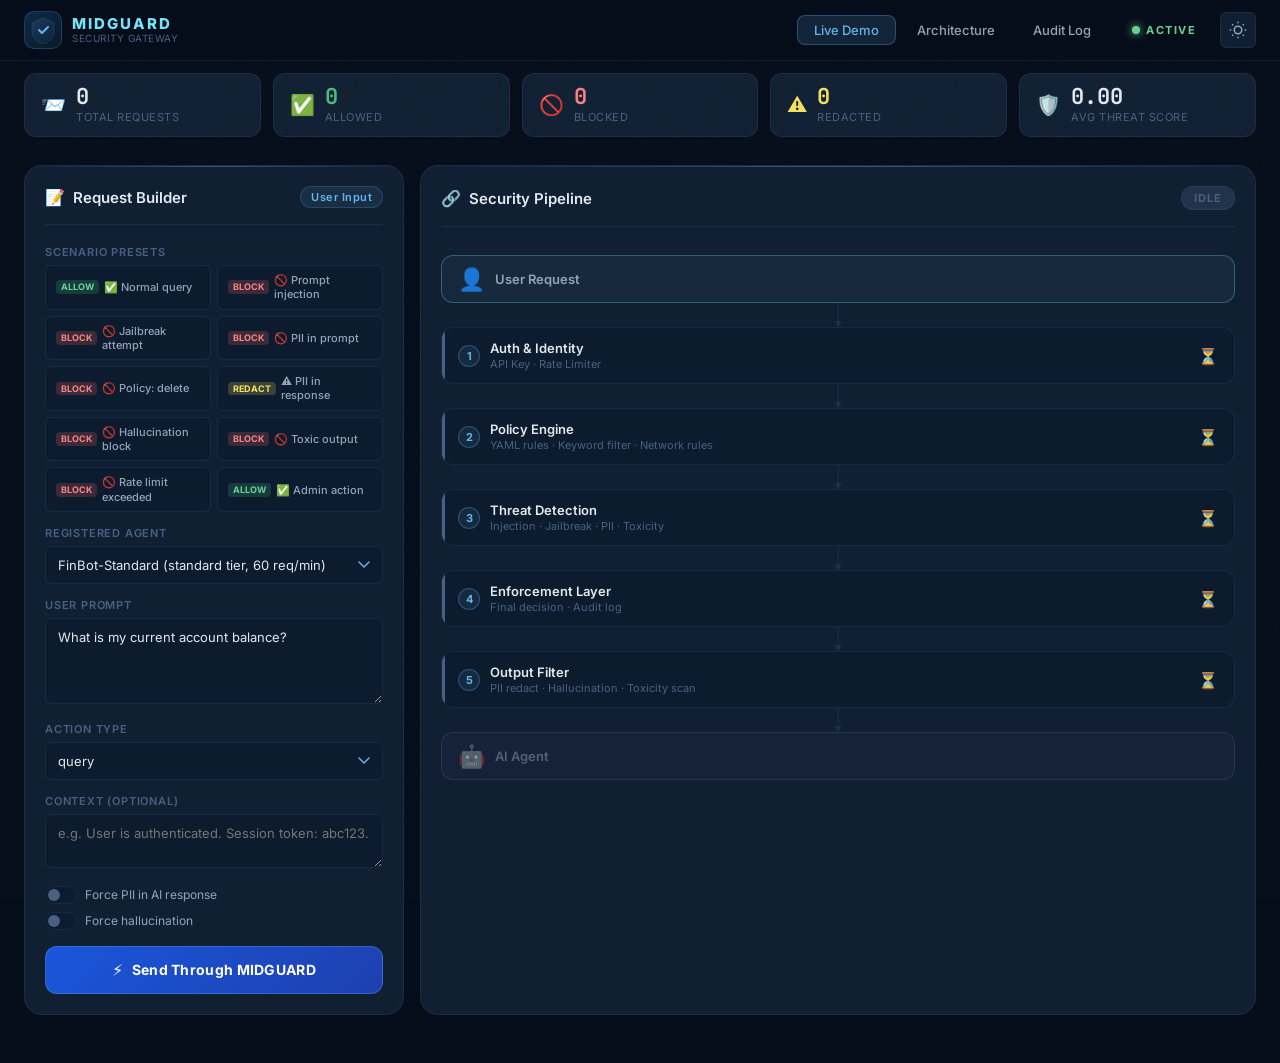
<file: frontend/index.html>
<!DOCTYPE html>
<html lang="en">
<head>
  <meta charset="UTF-8" />
  <meta name="viewport" content="width=device-width, initial-scale=1.0" />
  <title>MIDGUARD — Security Gateway Dashboard</title>
  <meta name="description" content="MIDGUARD: Middleware Intelligent Defense Gateway for User-Agent Request Defense. A 5-phase AI security pipeline visualizer." />
  <link rel="preconnect" href="https://fonts.googleapis.com" />
  <link rel="preconnect" href="https://fonts.gstatic.com" crossorigin />
  <link href="https://fonts.googleapis.com/css2?family=Inter:wght@300;400;500;600;700;800&family=JetBrains+Mono:wght@400;500;600&display=swap" rel="stylesheet" />
  <link rel="stylesheet" href="style.css" />
</head>
<body>

<!-- ═══════════════════════════════════════════════════════════════
     HEADER / NAVBAR
═══════════════════════════════════════════════════════════════ -->
<header class="header">
  <div class="header-inner">
    <div class="brand">
      <div class="brand-icon">
        <svg width="28" height="28" viewBox="0 0 28 28" fill="none">
          <path d="M14 2L3 7v8c0 6.075 4.75 11.75 11 13 6.25-1.25 11-6.925 11-13V7L14 2z" fill="url(#shieldGrad)" stroke="rgba(99,179,237,0.3)" stroke-width="0.5"/>
          <path d="M10 14l3 3 6-6" stroke="#63b3ed" stroke-width="2" stroke-linecap="round" stroke-linejoin="round"/>
          <defs>
            <linearGradient id="shieldGrad" x1="3" y1="2" x2="25" y2="28" gradientUnits="userSpaceOnUse">
              <stop offset="0%" stop-color="#1a3a5c"/>
              <stop offset="100%" stop-color="#0f1f35"/>
            </linearGradient>
          </defs>
        </svg>
      </div>
      <div class="brand-text">
        <span class="brand-name">MIDGUARD</span>
        <span class="brand-sub">Security Gateway</span>
      </div>
    </div>
    <nav class="nav-pills">
      <button class="nav-pill active" onclick="showView('demo')">Live Demo</button>
      <button class="nav-pill" onclick="showView('architecture')">Architecture</button>
      <button class="nav-pill" onclick="showView('audit')">Audit Log</button>
    </nav>
    <div class="header-status">
      <span class="status-dot"></span>
      <span class="status-label">ACTIVE</span>
    </div>
    <!-- Theme Toggle Button -->
    <button class="theme-toggle-btn" id="themeToggle" title="Toggle theme">
      <svg class="theme-icon sun-icon" viewBox="0 0 24 24" fill="none" stroke="currentColor" stroke-width="2" width="18" height="18">
        <circle cx="12" cy="12" r="5"/>
        <line x1="12" y1="1" x2="12" y2="3"/>
        <line x1="12" y1="21" x2="12" y2="23"/>
        <line x1="4.22" y1="4.22" x2="5.64" y2="5.64"/>
        <line x1="18.36" y1="18.36" x2="19.78" y2="19.78"/>
        <line x1="1" y1="12" x2="3" y2="12"/>
        <line x1="21" y1="12" x2="23" y2="12"/>
        <line x1="4.22" y1="19.78" x2="5.64" y2="18.36"/>
        <line x1="18.36" y1="5.64" x2="19.78" y2="4.22"/>
      </svg>
      <svg class="theme-icon moon-icon" viewBox="0 0 24 24" fill="none" stroke="currentColor" stroke-width="2" width="18" height="18" style="display:none;">
        <path d="M21 12.79A9 9 0 1111.21 3 7 7 0 0021 12.79z"/>
      </svg>
    </button>
  </div>
</header>

<!-- ═══════════════════════════════════════════════════════════════
     STATS BAR
═══════════════════════════════════════════════════════════════ -->
<div class="stats-bar" id="statsBar">
  <div class="stat-card">
    <span class="stat-icon">📨</span>
    <div class="stat-info">
      <span class="stat-value" id="statTotal">0</span>
      <span class="stat-label">Total Requests</span>
    </div>
  </div>
  <div class="stat-card">
    <span class="stat-icon" style="color:#48bb78">✅</span>
    <div class="stat-info">
      <span class="stat-value" id="statAllow" style="color:#48bb78">0</span>
      <span class="stat-label">Allowed</span>
    </div>
  </div>
  <div class="stat-card">
    <span class="stat-icon" style="color:#fc8181">🚫</span>
    <div class="stat-info">
      <span class="stat-value" id="statBlock" style="color:#fc8181">0</span>
      <span class="stat-label">Blocked</span>
    </div>
  </div>
  <div class="stat-card">
    <span class="stat-icon" style="color:#f6e05e">⚠️</span>
    <div class="stat-info">
      <span class="stat-value" id="statRedact" style="color:#f6e05e">0</span>
      <span class="stat-label">Redacted</span>
    </div>
  </div>
  <div class="stat-card">
    <span class="stat-icon" style="color:#76e4f7">🛡️</span>
    <div class="stat-info">
      <span class="stat-value" id="statThreat">0.00</span>
      <span class="stat-label">Avg Threat Score</span>
    </div>
  </div>
</div>

<!-- ═══════════════════════════════════════════════════════════════
     VIEW: DEMO
═══════════════════════════════════════════════════════════════ -->
<main class="view active" id="viewDemo">
  <div class="demo-layout">

    <!-- LEFT: Request Builder -->
    <section class="panel request-panel">
      <div class="panel-header">
        <h2 class="panel-title">
          <span class="panel-icon">📝</span>
          Request Builder
        </h2>
        <span class="panel-badge">User Input</span>
      </div>

      <div class="form-group">
        <label class="form-label">Scenario Presets</label>
        <div class="preset-grid" id="presetGrid"></div>
      </div>

      <div class="form-group">
        <label class="form-label" for="agentSelect">Registered Agent</label>
        <select class="form-select" id="agentSelect">
          <option value="standard">FinBot-Standard (standard tier, 60 req/min)</option>
          <option value="elevated">InsureBot-Pro (elevated tier, 120 req/min)</option>
          <option value="admin">AdminAgent (admin tier, 200 req/min)</option>
          <option value="restricted">BasicAssist (restricted tier, 20 req/min)</option>
        </select>
      </div>

      <div class="form-group">
        <label class="form-label" for="promptInput">User Prompt</label>
        <textarea class="form-textarea" id="promptInput" rows="4" placeholder="Type your prompt here…">What is my current account balance?</textarea>
      </div>

      <div class="form-group">
        <label class="form-label" for="actionInput">Action Type</label>
        <select class="form-select" id="actionInput">
          <option value="query">query</option>
          <option value="read">read</option>
          <option value="write">write</option>
          <option value="execute">execute</option>
          <option value="transfer">transfer</option>
          <option value="delete">delete</option>
          <option value="send_email">send_email</option>
          <option value="access_admin">access_admin</option>
        </select>
      </div>

      <div class="form-group">
        <label class="form-label" for="contextInput">Context (optional)</label>
        <textarea class="form-textarea" id="contextInput" rows="2" placeholder="e.g. User is authenticated. Session token: abc123."></textarea>
      </div>

      <div class="form-row">
        <label class="toggle-label">
          <input type="checkbox" id="injectPii" class="toggle-input">
          <span class="toggle-switch"></span>
          <span>Force PII in AI response</span>
        </label>
        <label class="toggle-label">
          <input type="checkbox" id="injectHalluc" class="toggle-input">
          <span class="toggle-switch"></span>
          <span>Force hallucination</span>
        </label>
      </div>

      <button class="submit-btn" id="submitBtn" onclick="runPipeline()">
        <span class="submit-btn-icon">⚡</span>
        Send Through MIDGUARD
      </button>
    </section>

    <!-- RIGHT: Pipeline Visualizer -->
    <section class="panel pipeline-panel">
      <div class="panel-header">
        <h2 class="panel-title">
          <span class="panel-icon">🔗</span>
          Security Pipeline
        </h2>
        <div class="pipeline-status-badge" id="pipelineBadge">IDLE</div>
      </div>

      <div class="pipeline-flow" id="pipelineFlow">

        <!-- Request node -->
        <div class="flow-node source-node" id="nodeSource">
          <div class="node-icon">👤</div>
          <div class="node-label">User Request</div>
        </div>

        <div class="flow-connector" id="conn0">
          <div class="flow-arrow"></div>
          <div class="flow-packet" id="packet0"></div>
        </div>

        <!-- Phase 1 -->
        <div class="phase-node" id="phase1" data-phase="1">
          <div class="phase-header">
            <span class="phase-num">1</span>
            <div class="phase-title-wrap">
              <span class="phase-name">Auth &amp; Identity</span>
              <span class="phase-desc">API Key · Rate Limiter</span>
            </div>
            <div class="phase-status-icon" id="ps1">⏳</div>
          </div>
          <div class="phase-detail" id="pd1"></div>
        </div>

        <div class="flow-connector" id="conn1">
          <div class="flow-arrow"></div>
          <div class="flow-packet" id="packet1"></div>
        </div>

        <!-- Phase 2 -->
        <div class="phase-node" id="phase2" data-phase="2">
          <div class="phase-header">
            <span class="phase-num">2</span>
            <div class="phase-title-wrap">
              <span class="phase-name">Policy Engine</span>
              <span class="phase-desc">YAML rules · Keyword filter · Network rules</span>
            </div>
            <div class="phase-status-icon" id="ps2">⏳</div>
          </div>
          <div class="phase-detail" id="pd2"></div>
        </div>

        <div class="flow-connector" id="conn2">
          <div class="flow-arrow"></div>
          <div class="flow-packet" id="packet2"></div>
        </div>

        <!-- Phase 3 -->
        <div class="phase-node" id="phase3" data-phase="3">
          <div class="phase-header">
            <span class="phase-num">3</span>
            <div class="phase-title-wrap">
              <span class="phase-name">Threat Detection</span>
              <span class="phase-desc">Injection · Jailbreak · PII · Toxicity</span>
            </div>
            <div class="phase-status-icon" id="ps3">⏳</div>
          </div>
          <div class="phase-detail" id="pd3"></div>
        </div>

        <div class="flow-connector" id="conn3">
          <div class="flow-arrow"></div>
          <div class="flow-packet" id="packet3"></div>
        </div>

        <!-- Phase 4 -->
        <div class="phase-node" id="phase4" data-phase="4">
          <div class="phase-header">
            <span class="phase-num">4</span>
            <div class="phase-title-wrap">
              <span class="phase-name">Enforcement Layer</span>
              <span class="phase-desc">Final decision · Audit log</span>
            </div>
            <div class="phase-status-icon" id="ps4">⏳</div>
          </div>
          <div class="phase-detail" id="pd4"></div>
        </div>

        <div class="flow-connector" id="conn4">
          <div class="flow-arrow"></div>
          <div class="flow-packet" id="packet4"></div>
        </div>

        <!-- Phase 5 -->
        <div class="phase-node" id="phase5" data-phase="5">
          <div class="phase-header">
            <span class="phase-num">5</span>
            <div class="phase-title-wrap">
              <span class="phase-name">Output Filter</span>
              <span class="phase-desc">PII redact · Hallucination · Toxicity scan</span>
            </div>
            <div class="phase-status-icon" id="ps5">⏳</div>
          </div>
          <div class="phase-detail" id="pd5"></div>
        </div>

        <div class="flow-connector" id="conn5">
          <div class="flow-arrow"></div>
          <div class="flow-packet" id="packet5"></div>
        </div>

        <!-- AI Agent -->
        <div class="flow-node agent-node" id="nodeAgent">
          <div class="node-icon">🤖</div>
          <div class="node-label">AI Agent</div>
        </div>

      </div><!-- /pipeline-flow -->

      <!-- Response panel -->
      <div class="response-box" id="responseBox" style="display:none">
        <div class="response-header" id="responseHeader"></div>
        <div class="response-body" id="responseBody"></div>
      </div>

    </section>
  </div><!-- /demo-layout -->
</main>

<!-- ═══════════════════════════════════════════════════════════════
     VIEW: ARCHITECTURE
═══════════════════════════════════════════════════════════════ -->
<main class="view" id="viewArchitecture">
  <div class="arch-container">
    <h2 class="arch-title">System Architecture</h2>
    <p class="arch-sub">MIDGUARD sits as a transparent security gateway between users and AI agents, enforcing a 5-phase pipeline on every request and every response.</p>

    <div class="arch-diagram">
      <div class="arch-actor">
        <div class="arch-actor-icon">👤</div>
        <div class="arch-actor-label">Human User</div>
        <div class="arch-actor-sub">Browser / API client</div>
      </div>
      <div class="arch-arrow-section">
        <div class="arch-arrow-label">POST /v1/gateway</div>
        <div class="arch-arrow-line">→</div>
      </div>
      <div class="arch-gateway">
        <div class="arch-gw-title">🛡️ MIDGUARD</div>
        <div class="arch-phases-row">
          <div class="arch-phase-pill p1">
            <b>Phase 1</b>
            <span>Auth + Rate Limit</span>
            <ul>
              <li>API Key validation via PostgreSQL</li>
              <li>Token Bucket rate limiter (Redis)</li>
            </ul>
          </div>
          <div class="arch-ph-arrow">→</div>
          <div class="arch-phase-pill p2">
            <b>Phase 2</b>
            <span>Policy Engine</span>
            <ul>
              <li>YAML rule evaluation</li>
              <li>Keyword + action + network rules</li>
            </ul>
          </div>
          <div class="arch-ph-arrow">→</div>
          <div class="arch-phase-pill p3">
            <b>Phase 3</b>
            <span>Threat Detection</span>
            <ul>
              <li>Prompt injection (transformer)</li>
              <li>Jailbreak patterns</li>
              <li>PII scanner (spaCy NER)</li>
              <li>Toxicity (LLM Guard)</li>
            </ul>
          </div>
          <div class="arch-ph-arrow">→</div>
          <div class="arch-phase-pill p4">
            <b>Phase 4</b>
            <span>Enforcement</span>
            <ul>
              <li>Combines Phase 2+3 signals</li>
              <li>ALLOW / BLOCK / QUARANTINE</li>
              <li>Writes audit log</li>
            </ul>
          </div>
          <div class="arch-ph-arrow">↓ if ALLOW</div>
          <div class="arch-phase-pill p5">
            <b>Phase 5</b>
            <span>Output Filter</span>
            <ul>
              <li>PII redaction in AI response</li>
              <li>Hallucination check</li>
              <li>Output toxicity scan</li>
            </ul>
          </div>
        </div>
        <div class="arch-infra-row">
          <div class="arch-infra-pill">🐘 PostgreSQL<br><small>Agent registry + audit log</small></div>
          <div class="arch-infra-pill">⚡ Redis<br><small>Token bucket rate limiter</small></div>
          <div class="arch-infra-pill">🐍 FastAPI<br><small>Async Python gateway</small></div>
          <div class="arch-infra-pill">🐳 Docker<br><small>Containerised deployment</small></div>
        </div>
      </div>
      <div class="arch-arrow-section">
        <div class="arch-arrow-label">Response (filtered)</div>
        <div class="arch-arrow-line">←</div>
      </div>
      <div class="arch-actor">
        <div class="arch-actor-icon">🤖</div>
        <div class="arch-actor-label">AI Agent</div>
        <div class="arch-actor-sub">GPT-4 / Claude / Gemini</div>
      </div>
    </div>

    <div class="threat-grid">
      <h3 class="threat-grid-title">Threat Coverage Matrix</h3>
      <div class="threat-cards">
        <div class="threat-card t-blue">
          <div class="tc-code">T01–T03</div>
          <div class="tc-name">Auth Threats</div>
          <div class="tc-desc">Invalid API keys, revoked credentials, expired tokens</div>
          <div class="tc-phase">Phase 1</div>
        </div>
        <div class="threat-card t-purple">
          <div class="tc-code">T04–T06</div>
          <div class="tc-name">Rate Abuse</div>
          <div class="tc-desc">DDoS via API flooding, per-agent rate enforcement</div>
          <div class="tc-phase">Phase 1</div>
        </div>
        <div class="threat-card t-indigo">
          <div class="tc-code">T07</div>
          <div class="tc-name">Policy Violation</div>
          <div class="tc-desc">Forbidden keywords, unauthorized actions, disallowed domains</div>
          <div class="tc-phase">Phase 2</div>
        </div>
        <div class="threat-card t-red">
          <div class="tc-code">T08</div>
          <div class="tc-name">Prompt Injection</div>
          <div class="tc-desc">Adversarial instructions hidden in user input</div>
          <div class="tc-phase">Phase 3</div>
        </div>
        <div class="threat-card t-orange">
          <div class="tc-code">T09</div>
          <div class="tc-name">Jailbreak</div>
          <div class="tc-desc">DAN prompts, role-play bypasses, alignment circumvention</div>
          <div class="tc-phase">Phase 3</div>
        </div>
        <div class="threat-card t-yellow">
          <div class="tc-code">T10</div>
          <div class="tc-name">Input PII</div>
          <div class="tc-desc">Aadhaar, PAN, email, phone, credit card in prompt</div>
          <div class="tc-phase">Phase 3</div>
        </div>
        <div class="threat-card t-pink">
          <div class="tc-code">T11</div>
          <div class="tc-name">Output PII Leak</div>
          <div class="tc-desc">Personal data leaked by AI in its response</div>
          <div class="tc-phase">Phase 5</div>
        </div>
        <div class="threat-card t-teal">
          <div class="tc-code">T12</div>
          <div class="tc-name">Hallucination</div>
          <div class="tc-desc">AI fabricating facts, numbers and transactions</div>
          <div class="tc-phase">Phase 5</div>
        </div>
        <div class="threat-card t-green">
          <div class="tc-code">T13</div>
          <div class="tc-name">Toxic Output</div>
          <div class="tc-desc">Harmful, dangerous, or offensive AI-generated content</div>
          <div class="tc-phase">Phase 5</div>
        </div>
      </div>
    </div>
  </div>
</main>

<!-- ═══════════════════════════════════════════════════════════════
     VIEW: AUDIT LOG
═══════════════════════════════════════════════════════════════ -->
<main class="view" id="viewAudit">
  <div class="audit-container">
    <div class="audit-header-row">
      <h2 class="audit-title">Audit Log</h2>
      <button class="clear-btn" onclick="clearAudit()">Clear Log</button>
    </div>
    <div class="audit-table-wrap">
      <table class="audit-table">
        <thead>
          <tr>
            <th>Request ID</th>
            <th>Time</th>
            <th>Agent</th>
            <th>Prompt (truncated)</th>
            <th>Decision</th>
            <th>Threat Score</th>
            <th>Phases</th>
            <th>Block Reason</th>
          </tr>
        </thead>
        <tbody id="auditTableBody">
          <tr class="audit-empty">
            <td colspan="8">No requests yet. Run some scenarios in the Live Demo tab.</td>
          </tr>
        </tbody>
      </table>
    </div>
  </div>
</main>

<!-- ═══════════════════════════════════════════════════════════════
     TOAST
═══════════════════════════════════════════════════════════════ -->
<div class="toast-container" id="toastContainer"></div>

<script src="app.js"></script>
</body>
</html>
</file>
<file: frontend/style.css>
/* ================================================================
   MIDGUARD — style.css
   Design system + components
   ================================================================ */

/* ── Reset & tokens ────────────────────────────────────────────── */
*, *::before, *::after { box-sizing: border-box; margin: 0; padding: 0; }

:root {
  /* Colors */
  --bg-base:       #060d1a;
  --bg-surface:    #0d1b2e;
  --bg-card:       #111f33;
  --bg-card-hover: #162844;
  --border:        rgba(99,179,237,0.1);
  --border-bright: rgba(99,179,237,0.25);

  --blue-400:  #63b3ed;
  --blue-500:  #4299e1;
  --blue-600:  #3182ce;
  --cyan-400:  #76e4f7;
  --green-400: #68d391;
  --green-500: #48bb78;
  --red-400:   #fc8181;
  --red-500:   #f56565;
  --yellow-400:#f6e05e;
  --orange-400:#f6ad55;
  --purple-400:#b794f4;
  --pink-400:  #f687b3;
  --teal-400:  #4fd1c5;

  --text-primary:   #e2e8f0;
  --text-secondary: #94a3b8;
  --text-muted:     #4a6080;

  /* Spacing */
  --radius-sm:  6px;
  --radius-md:  12px;
  --radius-lg:  18px;
  --radius-xl:  24px;

  /* Transitions */
  --ease: cubic-bezier(0.4, 0, 0.2, 1);
}

html { scroll-behavior: smooth; }

body {
  font-family: 'Inter', system-ui, sans-serif;
  background: var(--bg-base);
  color: var(--text-primary);
  min-height: 100vh;
  overflow-x: hidden;
}

/* Subtle noise texture overlay */
body::before {
  content: '';
  position: fixed;
  inset: 0;
  background-image: url("data:image/svg+xml,%3Csvg xmlns='http://www.w3.org/2000/svg' width='300' height='300'%3E%3Cfilter id='n'%3E%3CfeTurbulence type='fractalNoise' baseFrequency='0.75' numOctaves='4' stitchTiles='stitch'/%3E%3C/filter%3E%3Crect width='300' height='300' filter='url(%23n)' opacity='0.025'/%3E%3C/svg%3E");
  pointer-events: none;
  z-index: 0;
}

/* ── Theme Toggle Button ───────────────────────────────────────── */
.theme-toggle-btn {
  display: flex;
  align-items: center;
  justify-content: center;
  width: 36px;
  height: 36px;
  background: var(--bg-card);
  border: 1px solid var(--border);
  border-radius: var(--radius-sm);
  color: var(--text-secondary);
  cursor: pointer;
  transition: all 0.2s var(--ease);
  flex-shrink: 0;
}

.theme-toggle-btn:hover {
  background: var(--bg-card-hover);
  border-color: var(--border-bright);
  color: var(--blue-400);
}

.theme-icon {
  width: 18px;
  height: 18px;
}

/* ── Header ────────────────────────────────────────────────────── */
.header {
  position: sticky;
  top: 0;
  z-index: 100;
  background: rgba(6,13,26,0.85);
  backdrop-filter: blur(20px);
  border-bottom: 1px solid var(--border);
}

.header-inner {
  max-width: 1400px;
  margin: 0 auto;
  padding: 0 24px;
  height: 60px;
  display: flex;
  align-items: center;
  gap: 24px;
}

.brand {
  display: flex;
  align-items: center;
  gap: 10px;
  flex-shrink: 0;
}

.brand-icon {
  display: grid;
  place-items: center;
  width: 38px;
  height: 38px;
  background: linear-gradient(135deg, #0f2a47, #091929);
  border: 1px solid rgba(99,179,237,0.2);
  border-radius: 10px;
  flex-shrink: 0;
}

.brand-text {
  display: flex;
  flex-direction: column;
  line-height: 1.1;
}

.brand-name {
  font-size: 15px;
  font-weight: 800;
  letter-spacing: 2px;
  color: var(--cyan-400);
}

.brand-sub {
  font-size: 10px;
  color: var(--text-muted);
  letter-spacing: 0.5px;
  text-transform: uppercase;
}

.nav-pills {
  display: flex;
  gap: 4px;
  margin-left: auto;
}

.nav-pill {
  padding: 6px 16px;
  font-size: 13px;
  font-weight: 500;
  font-family: inherit;
  background: transparent;
  border: 1px solid transparent;
  border-radius: 8px;
  color: var(--text-secondary);
  cursor: pointer;
  transition: all 0.2s var(--ease);
}

.nav-pill:hover {
  background: rgba(99,179,237,0.08);
  color: var(--text-primary);
  border-color: var(--border);
}

.nav-pill.active {
  background: rgba(99,179,237,0.15);
  color: var(--blue-400);
  border-color: rgba(99,179,237,0.3);
}

.header-status {
  display: flex;
  align-items: center;
  gap: 6px;
  flex-shrink: 0;
}

.status-dot {
  width: 8px; height: 8px;
  background: var(--green-400);
  border-radius: 50%;
  animation: pulse 2s ease-in-out infinite;
  box-shadow: 0 0 8px var(--green-400);
}

@keyframes pulse {
  0%, 100% { opacity: 1; transform: scale(1); }
  50%       { opacity: 0.7; transform: scale(1.2); }
}

.status-label {
  font-size: 11px;
  font-weight: 700;
  letter-spacing: 1.5px;
  color: var(--green-400);
}

/* ── Stats bar ─────────────────────────────────────────────────── */
.stats-bar {
  display: flex;
  gap: 12px;
  padding: 12px 24px;
  max-width: 1400px;
  margin: 0 auto;
}

.stat-card {
  flex: 1;
  display: flex;
  align-items: center;
  gap: 10px;
  background: var(--bg-card);
  border: 1px solid var(--border);
  border-radius: var(--radius-md);
  padding: 12px 16px;
  transition: border-color 0.2s;
}

.stat-card:hover { border-color: var(--border-bright); }

.stat-icon {
  font-size: 20px;
  flex-shrink: 0;
}

.stat-info {
  display: flex;
  flex-direction: column;
}

.stat-value {
  font-size: 22px;
  font-weight: 700;
  font-family: 'JetBrains Mono', monospace;
  line-height: 1;
  color: var(--text-primary);
}

.stat-label {
  font-size: 11px;
  color: var(--text-muted);
  text-transform: uppercase;
  letter-spacing: 0.5px;
  margin-top: 2px;
}

/* ── Views ─────────────────────────────────────────────────────── */
.view {
  display: none;
  max-width: 1400px;
  margin: 0 auto;
  padding: 0 24px 48px;
}
.view.active { display: block; }

/* ── Demo layout ───────────────────────────────────────────────── */
.demo-layout {
  display: grid;
  grid-template-columns: 380px 1fr;
  gap: 16px;
  margin-top: 16px;
}

/* ── Panels ────────────────────────────────────────────────────── */
.panel {
  background: var(--bg-card);
  border: 1px solid var(--border);
  border-radius: var(--radius-lg);
  padding: 20px;
  position: relative;
  overflow: hidden;
}

.panel::before {
  content: '';
  position: absolute;
  top: 0; left: 0; right: 0;
  height: 1px;
  background: linear-gradient(90deg, transparent, rgba(99,179,237,0.4), transparent);
}

.panel-header {
  display: flex;
  align-items: center;
  justify-content: space-between;
  margin-bottom: 20px;
  padding-bottom: 16px;
  border-bottom: 1px solid var(--border);
}

.panel-title {
  font-size: 15px;
  font-weight: 600;
  display: flex;
  align-items: center;
  gap: 8px;
}

.panel-icon { font-size: 16px; }

.panel-badge {
  font-size: 11px;
  font-weight: 600;
  padding: 3px 10px;
  border-radius: 20px;
  background: rgba(99,179,237,0.1);
  color: var(--blue-400);
  border: 1px solid rgba(99,179,237,0.2);
  letter-spacing: 0.5px;
}

/* ── Form components ───────────────────────────────────────────── */
.form-group { margin-bottom: 14px; }

.form-label {
  display: block;
  font-size: 11px;
  font-weight: 600;
  text-transform: uppercase;
  letter-spacing: 0.8px;
  color: var(--text-muted);
  margin-bottom: 6px;
}

.form-textarea, .form-select {
  width: 100%;
  background: var(--bg-surface);
  border: 1px solid var(--border);
  border-radius: var(--radius-sm);
  color: var(--text-primary);
  font-family: inherit;
  font-size: 13px;
  padding: 10px 12px;
  resize: vertical;
  transition: border-color 0.2s;
  outline: none;
}

.form-textarea:focus,
.form-select:focus {
  border-color: var(--blue-400);
  box-shadow: 0 0 0 3px rgba(99,179,237,0.1);
}

.form-select {
  resize: none;
  cursor: pointer;
  appearance: none;
  background-image: url("data:image/svg+xml,%3Csvg xmlns='http://www.w3.org/2000/svg' width='12' height='8'%3E%3Cpath d='M1 1l5 5 5-5' stroke='%2363b3ed' stroke-width='1.5' fill='none' stroke-linecap='round'/%3E%3C/svg%3E");
  background-repeat: no-repeat;
  background-position: right 12px center;
  padding-right: 36px;
}

/* ── Preset grid ───────────────────────────────────────────────── */
.preset-grid {
  display: grid;
  grid-template-columns: 1fr 1fr;
  gap: 6px;
}

.preset-btn {
  padding: 7px 10px;
  background: var(--bg-surface);
  border: 1px solid var(--border);
  border-radius: var(--radius-sm);
  color: var(--text-secondary);
  font-size: 11px;
  font-weight: 500;
  font-family: inherit;
  cursor: pointer;
  text-align: left;
  transition: all 0.18s var(--ease);
  display: flex;
  align-items: center;
  gap: 5px;
  line-height: 1.3;
}

.preset-btn:hover {
  background: var(--bg-card-hover);
  border-color: var(--border-bright);
  color: var(--text-primary);
  transform: translateY(-1px);
}

.preset-btn .pbadge {
  font-size: 9px;
  padding: 1px 5px;
  border-radius: 4px;
  font-weight: 700;
  flex-shrink: 0;
}
.pbadge.allow { background: rgba(72,187,120,0.2); color: var(--green-400); }
.pbadge.block { background: rgba(245,101,101,0.2); color: var(--red-400); }
.pbadge.redact { background: rgba(246,224,94,0.2); color: var(--yellow-400); }

/* ── Toggle ────────────────────────────────────────────────────── */
.form-row {
  display: flex;
  flex-direction: column;
  gap: 8px;
  margin-bottom: 16px;
}

.toggle-label {
  display: flex;
  align-items: center;
  gap: 8px;
  cursor: pointer;
  font-size: 12px;
  color: var(--text-secondary);
  user-select: none;
}

.toggle-input { display: none; }

.toggle-switch {
  width: 32px; height: 18px;
  background: var(--bg-surface);
  border: 1px solid var(--border);
  border-radius: 9px;
  position: relative;
  transition: background 0.2s, border-color 0.2s;
  flex-shrink: 0;
}

.toggle-switch::after {
  content: '';
  position: absolute;
  width: 12px; height: 12px;
  background: var(--text-muted);
  border-radius: 50%;
  top: 2px; left: 2px;
  transition: transform 0.2s, background 0.2s;
}

.toggle-input:checked + .toggle-switch {
  background: rgba(99,179,237,0.2);
  border-color: var(--blue-400);
}

.toggle-input:checked + .toggle-switch::after {
  transform: translateX(14px);
  background: var(--blue-400);
}

/* ── Submit button ─────────────────────────────────────────────── */
.submit-btn {
  width: 100%;
  padding: 13px;
  background: linear-gradient(135deg, #1a56db, #1e40af);
  border: 1px solid rgba(99,179,237,0.3);
  border-radius: var(--radius-md);
  color: #fff;
  font-size: 14px;
  font-weight: 700;
  font-family: inherit;
  cursor: pointer;
  transition: all 0.2s var(--ease);
  display: flex;
  align-items: center;
  justify-content: center;
  gap: 8px;
  letter-spacing: 0.3px;
}

.submit-btn:hover:not(:disabled) {
  background: linear-gradient(135deg, #1d62f0, #1a48c8);
  transform: translateY(-1px);
  box-shadow: 0 4px 20px rgba(37,99,235,0.4);
}

.submit-btn:disabled {
  opacity: 0.5;
  cursor: not-allowed;
  transform: none;
}

.submit-btn-icon { font-size: 16px; }

/* ── Pipeline flow ─────────────────────────────────────────────── */
.pipeline-panel { min-height: 600px; }

.pipeline-status-badge {
  font-size: 11px;
  font-weight: 700;
  letter-spacing: 1px;
  padding: 4px 12px;
  border-radius: 20px;
  background: rgba(74,96,128,0.3);
  color: var(--text-muted);
  border: 1px solid var(--border);
  transition: all 0.3s;
}

.pipeline-status-badge.running {
  background: rgba(99,179,237,0.15);
  color: var(--blue-400);
  border-color: rgba(99,179,237,0.4);
  animation: badgePulse 1.2s ease-in-out infinite;
}

.pipeline-status-badge.allow {
  background: rgba(72,187,120,0.15);
  color: var(--green-400);
  border-color: rgba(72,187,120,0.4);
}

.pipeline-status-badge.block {
  background: rgba(245,101,101,0.15);
  color: var(--red-400);
  border-color: rgba(245,101,101,0.4);
}

.pipeline-status-badge.redact {
  background: rgba(246,224,94,0.15);
  color: var(--yellow-400);
  border-color: rgba(246,224,94,0.4);
}

@keyframes badgePulse {
  0%, 100% { opacity: 1; }
  50% { opacity: 0.6; }
}

.pipeline-flow {
  display: flex;
  flex-direction: column;
  gap: 0;
  align-items: stretch;
  padding: 8px 0;
}

/* Flow nodes (source/agent) */
.flow-node {
  display: flex;
  align-items: center;
  gap: 10px;
  padding: 10px 16px;
  border-radius: var(--radius-md);
  border: 1px solid var(--border);
  background: var(--bg-surface);
  transition: all 0.3s;
}

.source-node { border-color: rgba(118,228,247,0.3); background: rgba(118,228,247,0.05); }
.agent-node  { border-color: rgba(183,148,244,0.3); background: rgba(183,148,244,0.05); }

.node-icon   { font-size: 22px; }
.node-label  { font-size: 13px; font-weight: 600; color: var(--text-secondary); }

/* Connector */
.flow-connector {
  position: relative;
  height: 24px;
  display: flex;
  align-items: center;
  justify-content: center;
  margin: 0 60px;
}

.flow-arrow {
  width: 1px;
  height: 100%;
  background: var(--border);
  position: relative;
}

.flow-arrow::after {
  content: '';
  position: absolute;
  bottom: 0; left: 50%;
  transform: translateX(-50%);
  width: 0; height: 0;
  border-left: 4px solid transparent;
  border-right: 4px solid transparent;
  border-top: 6px solid var(--border);
}

/* Packet (animated dot) */
.flow-packet {
  position: absolute;
  width: 8px; height: 8px;
  border-radius: 50%;
  background: var(--blue-400);
  opacity: 0;
  top: 0;
  left: 50%;
  transform: translateX(-50%);
  box-shadow: 0 0 6px var(--blue-400);
}

.flow-packet.animating {
  animation: packetFlow 0.5s var(--ease) forwards;
}

@keyframes packetFlow {
  0%   { opacity: 1; top: 0; }
  100% { opacity: 0; top: 100%; }
}

/* Phase nodes */
.phase-node {
  border: 1px solid var(--border);
  border-radius: var(--radius-md);
  background: var(--bg-surface);
  padding: 12px 16px;
  transition: all 0.35s var(--ease);
  position: relative;
  overflow: hidden;
}

.phase-node::before {
  content: '';
  position: absolute;
  left: 0; top: 0; bottom: 0;
  width: 3px;
  background: var(--text-muted);
  border-radius: 0 3px 3px 0;
  transition: background 0.3s;
}

.phase-node.scanning {
  border-color: rgba(99,179,237,0.4);
  background: rgba(99,179,237,0.05);
  animation: scanPulse 0.8s ease-in-out infinite;
}

.phase-node.scanning::before { background: var(--blue-400); }

@keyframes scanPulse {
  0%, 100% { box-shadow: none; }
  50%       { box-shadow: 0 0 16px rgba(99,179,237,0.15); }
}

.phase-node.passed {
  border-color: rgba(72,187,120,0.35);
  background: rgba(72,187,120,0.04);
}
.phase-node.passed::before { background: var(--green-400); }

.phase-node.blocked {
  border-color: rgba(245,101,101,0.4);
  background: rgba(245,101,101,0.05);
}
.phase-node.blocked::before { background: var(--red-400); }

.phase-node.skipped {
  opacity: 0.4;
}

.phase-header {
  display: flex;
  align-items: center;
  gap: 10px;
}

.phase-num {
  width: 22px; height: 22px;
  border-radius: 50%;
  background: rgba(99,179,237,0.1);
  border: 1px solid rgba(99,179,237,0.3);
  display: grid;
  place-items: center;
  font-size: 11px;
  font-weight: 700;
  color: var(--blue-400);
  flex-shrink: 0;
}

.phase-title-wrap {
  display: flex;
  flex-direction: column;
  flex: 1;
  min-width: 0;
}

.phase-name {
  font-size: 13px;
  font-weight: 600;
  color: var(--text-primary);
}

.phase-desc {
  font-size: 11px;
  color: var(--text-muted);
  margin-top: 1px;
}

.phase-status-icon {
  font-size: 16px;
  flex-shrink: 0;
  transition: transform 0.3s;
}

.phase-detail {
  margin-top: 8px;
  font-size: 11.5px;
  color: var(--text-secondary);
  font-family: 'JetBrains Mono', monospace;
  line-height: 1.6;
  display: none;
  border-top: 1px solid var(--border);
  padding-top: 8px;
}

.phase-detail.visible { display: block; }

.phase-detail .detail-row {
  display: flex;
  justify-content: space-between;
  align-items: baseline;
  gap: 8px;
}

.detail-key { color: var(--text-muted); }
.detail-val { color: var(--text-primary); font-weight: 500; }
.detail-val.pass  { color: var(--green-400); }
.detail-val.fail  { color: var(--red-400); }
.detail-val.warn  { color: var(--yellow-400); }

/* ── Response box ──────────────────────────────────────────────── */
.response-box {
  margin-top: 16px;
  border: 1px solid var(--border);
  border-radius: var(--radius-md);
  overflow: hidden;
  animation: slideIn 0.4s var(--ease);
}

@keyframes slideIn {
  from { opacity: 0; transform: translateY(10px); }
  to   { opacity: 1; transform: translateY(0); }
}

.response-header {
  padding: 10px 16px;
  font-size: 12px;
  font-weight: 700;
  letter-spacing: 0.5px;
  display: flex;
  align-items: center;
  gap: 8px;
}

.rh-allow  { background: rgba(72,187,120,0.15);  color: var(--green-400);  border-bottom: 1px solid rgba(72,187,120,0.2); }
.rh-block  { background: rgba(245,101,101,0.15); color: var(--red-400);   border-bottom: 1px solid rgba(245,101,101,0.2); }
.rh-redact { background: rgba(246,224,94,0.15);  color: var(--yellow-400); border-bottom: 1px solid rgba(246,224,94,0.2); }

.response-body {
  padding: 14px 16px;
  font-size: 13px;
  color: var(--text-secondary);
  line-height: 1.7;
  background: var(--bg-surface);
}

.response-body strong { color: var(--text-primary); }

.ai-response-text {
  margin-top: 10px;
  padding: 10px 14px;
  background: var(--bg-card);
  border: 1px solid var(--border);
  border-radius: var(--radius-sm);
  font-family: 'JetBrains Mono', monospace;
  font-size: 12px;
  color: var(--cyan-400);
  line-height: 1.6;
}

/* ── Architecture view ─────────────────────────────────────────── */
.arch-container {
  padding: 24px 0;
}

.arch-title {
  font-size: 24px;
  font-weight: 800;
  background: linear-gradient(135deg, var(--blue-400), var(--cyan-400));
  -webkit-background-clip: text;
  -webkit-text-fill-color: transparent;
  background-clip: text;
  margin-bottom: 8px;
}

.arch-sub {
  color: var(--text-secondary);
  font-size: 14px;
  margin-bottom: 32px;
  max-width: 700px;
  line-height: 1.6;
}

.arch-diagram {
  display: flex;
  align-items: center;
  gap: 16px;
  overflow-x: auto;
  padding: 24px;
  background: var(--bg-card);
  border: 1px solid var(--border);
  border-radius: var(--radius-xl);
  margin-bottom: 32px;
}

.arch-actor {
  display: flex;
  flex-direction: column;
  align-items: center;
  gap: 6px;
  flex-shrink: 0;
}

.arch-actor-icon { font-size: 36px; }
.arch-actor-label { font-size: 13px; font-weight: 600; color: var(--text-primary); }
.arch-actor-sub { font-size: 11px; color: var(--text-muted); }

.arch-arrow-section {
  display: flex;
  flex-direction: column;
  align-items: center;
  gap: 4px;
  flex-shrink: 0;
}

.arch-arrow-label { font-size: 10px; color: var(--text-muted); }
.arch-arrow-line  { font-size: 20px; color: var(--blue-400); }

.arch-gateway {
  flex: 1;
  background: rgba(99,179,237,0.04);
  border: 1px solid rgba(99,179,237,0.2);
  border-radius: var(--radius-lg);
  padding: 16px;
  min-width: 700px;
}

.arch-gw-title {
  font-size: 15px;
  font-weight: 700;
  color: var(--blue-400);
  text-align: center;
  margin-bottom: 14px;
  letter-spacing: 1px;
}

.arch-phases-row {
  display: flex;
  align-items: flex-start;
  gap: 6px;
  overflow-x: auto;
}

.arch-ph-arrow {
  font-size: 14px;
  color: var(--text-muted);
  flex-shrink: 0;
  padding-top: 8px;
}

.arch-phase-pill {
  flex: 1;
  min-width: 130px;
  padding: 12px;
  border-radius: var(--radius-md);
  font-size: 12px;
}

.arch-phase-pill b { display: block; font-size: 12px; margin-bottom: 2px; }
.arch-phase-pill span { font-size: 11px; color: var(--text-secondary); display: block; margin-bottom: 6px; }
.arch-phase-pill ul { list-style: none; }
.arch-phase-pill ul li { font-size: 10px; color: var(--text-muted); padding: 1px 0; }
.arch-phase-pill ul li::before { content: '→ '; color: var(--blue-400); }

.p1 { background: rgba(99,179,237,0.08);  border: 1px solid rgba(99,179,237,0.2);  color: var(--blue-400);  }
.p2 { background: rgba(183,148,244,0.08); border: 1px solid rgba(183,148,244,0.2); color: var(--purple-400);}
.p3 { background: rgba(245,101,101,0.08); border: 1px solid rgba(245,101,101,0.2); color: var(--red-400);   }
.p4 { background: rgba(246,173,85,0.08);  border: 1px solid rgba(246,173,85,0.2);  color: var(--orange-400);}
.p5 { background: rgba(72,187,120,0.08);  border: 1px solid rgba(72,187,120,0.2);  color: var(--green-400); }

.arch-infra-row {
  display: flex;
  gap: 8px;
  margin-top: 14px;
  padding-top: 14px;
  border-top: 1px solid var(--border);
  flex-wrap: wrap;
}

.arch-infra-pill {
  flex: 1;
  min-width: 130px;
  background: var(--bg-surface);
  border: 1px solid var(--border);
  border-radius: var(--radius-sm);
  padding: 10px 12px;
  font-size: 12px;
  font-weight: 600;
  color: var(--text-secondary);
  text-align: center;
}

.arch-infra-pill small { display: block; font-size: 10px; font-weight: 400; color: var(--text-muted); margin-top: 2px; }

/* Threat grid */
.threat-grid-title {
  font-size: 17px;
  font-weight: 700;
  margin-bottom: 16px;
  color: var(--text-primary);
}

.threat-cards {
  display: grid;
  grid-template-columns: repeat(auto-fill, minmax(200px, 1fr));
  gap: 12px;
}

.threat-card {
  padding: 16px;
  border-radius: var(--radius-md);
  border: 1px solid;
  transition: transform 0.2s, box-shadow 0.2s;
}

.threat-card:hover {
  transform: translateY(-2px);
  box-shadow: 0 8px 24px rgba(0,0,0,0.3);
}

.tc-code  { font-size: 10px; font-weight: 700; letter-spacing: 1px; opacity: 0.7; margin-bottom: 4px; }
.tc-name  { font-size: 13px; font-weight: 700; margin-bottom: 4px; }
.tc-desc  { font-size: 11px; opacity: 0.75; line-height: 1.5; margin-bottom: 8px; }
.tc-phase { font-size: 10px; font-weight: 600; opacity: 0.6; letter-spacing: 0.5px; }

.t-blue   { background:rgba(99,179,237,0.06);  border-color:rgba(99,179,237,0.25);  color:var(--blue-400);   }
.t-purple { background:rgba(183,148,244,0.06); border-color:rgba(183,148,244,0.25); color:var(--purple-400); }
.t-indigo { background:rgba(118,149,240,0.06); border-color:rgba(118,149,240,0.25); color:#7ca3f4;           }
.t-red    { background:rgba(245,101,101,0.06); border-color:rgba(245,101,101,0.25); color:var(--red-400);    }
.t-orange { background:rgba(246,173,85,0.06);  border-color:rgba(246,173,85,0.25);  color:var(--orange-400); }
.t-yellow { background:rgba(246,224,94,0.06);  border-color:rgba(246,224,94,0.25);  color:var(--yellow-400); }
.t-pink   { background:rgba(246,135,179,0.06); border-color:rgba(246,135,179,0.25); color:var(--pink-400);   }
.t-teal   { background:rgba(79,209,197,0.06);  border-color:rgba(79,209,197,0.25);  color:var(--teal-400);   }
.t-green  { background:rgba(72,187,120,0.06);  border-color:rgba(72,187,120,0.25);  color:var(--green-400);  }

/* ── Audit log view ────────────────────────────────────────────── */
.audit-container { padding: 24px 0; }

.audit-header-row {
  display: flex;
  align-items: center;
  justify-content: space-between;
  margin-bottom: 16px;
}

.audit-title {
  font-size: 22px;
  font-weight: 800;
  background: linear-gradient(135deg, var(--blue-400), var(--cyan-400));
  -webkit-background-clip: text;
  -webkit-text-fill-color: transparent;
  background-clip: text;
}

.clear-btn {
  padding: 7px 16px;
  background: rgba(245,101,101,0.1);
  border: 1px solid rgba(245,101,101,0.25);
  border-radius: var(--radius-sm);
  color: var(--red-400);
  font-size: 12px;
  font-family: inherit;
  cursor: pointer;
  transition: all 0.2s;
}

.clear-btn:hover {
  background: rgba(245,101,101,0.2);
}

.audit-table-wrap {
  overflow-x: auto;
  border-radius: var(--radius-lg);
  border: 1px solid var(--border);
}

.audit-table {
  width: 100%;
  border-collapse: collapse;
  font-size: 12px;
}

.audit-table thead tr {
  background: var(--bg-card);
  border-bottom: 1px solid var(--border);
}

.audit-table th {
  padding: 12px 14px;
  text-align: left;
  font-size: 10px;
  font-weight: 700;
  text-transform: uppercase;
  letter-spacing: 0.8px;
  color: var(--text-muted);
  white-space: nowrap;
}

.audit-table td {
  padding: 11px 14px;
  border-bottom: 1px solid rgba(99,179,237,0.05);
  color: var(--text-secondary);
  max-width: 200px;
  overflow: hidden;
  text-overflow: ellipsis;
  white-space: nowrap;
}

.audit-table tbody tr:hover td {
  background: rgba(99,179,237,0.03);
  color: var(--text-primary);
}

.audit-empty td {
  text-align: center;
  padding: 40px;
  color: var(--text-muted);
  font-style: italic;
}

.decision-badge {
  display: inline-block;
  padding: 2px 8px;
  border-radius: 4px;
  font-size: 10px;
  font-weight: 700;
  letter-spacing: 0.5px;
}

.dec-allow  { background:rgba(72,187,120,0.2);  color:var(--green-400); }
.dec-block  { background:rgba(245,101,101,0.2); color:var(--red-400);  }
.dec-redact { background:rgba(246,224,94,0.2);  color:var(--yellow-400); }

.score-bar-wrap {
  display: flex;
  align-items: center;
  gap: 6px;
}

.score-bar {
  height: 4px;
  border-radius: 2px;
  background: var(--border);
  width: 50px;
  overflow: hidden;
}

.score-bar-fill {
  height: 100%;
  border-radius: 2px;
  transition: width 0.5s;
}

/* ── Toast ─────────────────────────────────────────────────────── */
.toast-container {
  position: fixed;
  bottom: 24px;
  right: 24px;
  display: flex;
  flex-direction: column;
  gap: 10px;
  z-index: 999;
}

.toast {
  padding: 12px 18px;
  background: var(--bg-card);
  border: 1px solid var(--border);
  border-radius: var(--radius-md);
  font-size: 13px;
  color: var(--text-primary);
  box-shadow: 0 8px 32px rgba(0,0,0,0.5);
  animation: toastIn 0.3s var(--ease);
  max-width: 320px;
  display: flex;
  align-items: center;
  gap: 10px;
}

@keyframes toastIn {
  from { opacity: 0; transform: translateX(40px); }
  to   { opacity: 1; transform: translateX(0); }
}

.toast.fade-out {
  animation: toastOut 0.3s var(--ease) forwards;
}

@keyframes toastOut {
  to { opacity: 0; transform: translateX(40px); }
}

/* ── Scrollbar ─────────────────────────────────────────────────── */
::-webkit-scrollbar { width: 6px; height: 6px; }
::-webkit-scrollbar-track { background: var(--bg-base); }
::-webkit-scrollbar-thumb { background: var(--border-bright); border-radius: 3px; }
::-webkit-scrollbar-thumb:hover { background: var(--blue-400); }

/* ── Responsive ────────────────────────────────────────────────── */
@media (max-width: 900px) {
  .demo-layout { grid-template-columns: 1fr; }
  .stats-bar   { flex-wrap: wrap; }
  .arch-diagram { flex-direction: column; }
  .arch-phases-row { flex-direction: column; }
}

/* ================================================================
   LIGHT THEME
   ================================================================ */

body.light-theme {
  /* Core Colors */
  --bg-base:       #f0f4f8;
  --bg-surface:    #ffffff;
  --bg-card:       #ffffff;
  --bg-card-hover: #f7fafc;
  --border:        rgba(148, 163, 184, 0.25);
  --border-bright: rgba(148, 163, 184, 0.4);

  /* Accent colors - slightly adjusted for better contrast on light bg */
  --blue-400:  #2563eb;
  --blue-500:  #1d4ed8;
  --blue-600:  #1e40af;
  --cyan-400:  #0891b2;
  --green-400: #059669;
  --green-500: #047857;
  --red-400:   #dc2626;
  --red-500:   #b91c1c;
  --yellow-400:#d97706;
  --orange-400:#ea580c;
  --purple-400:#7c3aed;
  --pink-400:  #db2777;
  --teal-400:  #0d9488;

  /* Text */
  --text-primary:   #0f172a;
  --text-secondary: #475569;
  --text-muted:     #94a3b8;
}

/* Light theme specific overrides */
body.light-theme::before {
  opacity: 0.015;
}

body.light-theme .header {
  background: rgba(255, 255, 255, 0.9);
  border-bottom: 1px solid var(--border);
}

body.light-theme .nav-pill:hover {
  background: rgba(37, 99, 235, 0.06);
  color: var(--text-primary);
}

body.light-theme .nav-pill.active {
  background: rgba(37, 99, 235, 0.1);
  color: var(--blue-400);
  border-color: rgba(37, 99, 235, 0.3);
}

body.light-theme .brand-icon {
  background: linear-gradient(135deg, #dbeafe, #eff6ff);
  border: 1px solid rgba(37, 99, 235, 0.2);
}

body.light-theme .brand-name {
  color: var(--blue-500);
}

body.light-theme .brand-sub {
  color: var(--text-muted);
}

body.light-theme .panel {
  box-shadow: 0 1px 3px rgba(0, 0, 0, 0.08);
}

body.light-theme .panel::before {
  background: linear-gradient(90deg, transparent, rgba(37, 99, 235, 0.3), transparent);
}

body.light-theme .panel-badge {
  background: rgba(37, 99, 235, 0.08);
  color: var(--blue-500);
  border-color: rgba(37, 99, 235, 0.2);
}

body.light-theme .form-textarea,
body.light-theme .form-select {
  background: #f8fafc;
  border-color: var(--border);
  color: var(--text-primary);
}

body.light-theme .form-textarea:focus,
body.light-theme .form-select:focus {
  border-color: var(--blue-400);
  box-shadow: 0 0 0 3px rgba(37, 99, 235, 0.1);
}

body.light-theme .preset-btn {
  background: #f8fafc;
}

body.light-theme .preset-btn:hover {
  background: #eff6ff;
}

body.light-theme .toggle-switch {
  background: #e2e8f0;
}

body.light-theme .toggle-input:checked + .toggle-switch {
  background: rgba(37, 99, 235, 0.15);
}

body.light-theme .phase-node.scanning {
  background: rgba(37, 99, 235, 0.03);
}

body.light-theme .phase-node.passed {
  background: rgba(5, 150, 105, 0.03);
}

body.light-theme .phase-node.blocked {
  background: rgba(220, 38, 38, 0.03);
}

body.light-theme .phase-detail {
  background: #f8fafc;
}

body.light-theme .source-node {
  background: rgba(8, 145, 178, 0.03);
}

body.light-theme .agent-node {
  background: rgba(124, 58, 237, 0.03);
}

body.light-theme .response-body {
  background: #f8fafc;
}

body.light-theme .ai-response-text {
  background: #f0f4f8;
  color: var(--cyan-400);
}

body.light-theme .arch-diagram {
  background: var(--bg-card);
}

body.light-theme .arch-gateway {
  background: rgba(37, 99, 235, 0.02);
}

body.light-theme .arch-infra-pill {
  background: #f8fafc;
}

body.light-theme .p1 { background: rgba(37, 99, 235, 0.06);  color: var(--blue-500);  }
body.light-theme .p2 { background: rgba(124, 58, 237, 0.06); color: var(--purple-400); }
body.light-theme .p3 { background: rgba(220, 38, 38, 0.06); color: var(--red-400);   }
body.light-theme .p4 { background: rgba(234, 88, 12, 0.06);  color: var(--orange-400); }
body.light-theme .p5 { background: rgba(5, 150, 105, 0.06);  color: var(--green-400);  }

body.light-theme .t-blue   { background: rgba(37, 99, 235, 0.04);  color: var(--blue-500);   }
body.light-theme .t-purple { background: rgba(124, 58, 237, 0.04); color: var(--purple-400); }
body.light-theme .t-indigo { background: rgba(79, 70, 229, 0.04);  color: #4f46e5;           }
body.light-theme .t-red    { background: rgba(220, 38, 38, 0.04); color: var(--red-400);    }
body.light-theme .t-orange { background: rgba(234, 88, 12, 0.04);  color: var(--orange-400); }
body.light-theme .t-yellow { background: rgba(217, 119, 6, 0.04);  color: var(--yellow-400); }
body.light-theme .t-pink   { background: rgba(219, 39, 119, 0.04); color: var(--pink-400);   }
body.light-theme .t-teal   { background: rgba(13, 148, 136, 0.04); color: var(--teal-400);   }
body.light-theme .t-green  { background: rgba(5, 150, 105, 0.04);  color: var(--green-400);  }

body.light-theme .threat-card:hover {
  box-shadow: 0 4px 12px rgba(0, 0, 0, 0.1);
}

body.light-theme .audit-table thead tr {
  background: #f8fafc;
}

body.light-theme .audit-table tbody tr:hover td {
  background: rgba(37, 99, 235, 0.02);
}

body.light-theme .dec-allow {
  background: rgba(5, 150, 105, 0.12);
  color: var(--green-500);
}

body.light-theme .dec-block {
  background: rgba(220, 38, 38, 0.12);
  color: var(--red-500);
}

body.light-theme .dec-redact {
  background: rgba(217, 119, 6, 0.12);
  color: var(--yellow-400);
}

body.light-theme .pipeline-status-badge.running {
  background: rgba(37, 99, 235, 0.1);
}

body.light-theme .pipeline-status-badge.allow {
  background: rgba(5, 150, 105, 0.1);
}

body.light-theme .pipeline-status-badge.block {
  background: rgba(220, 38, 38, 0.1);
}

body.light-theme .pipeline-status-badge.redact {
  background: rgba(217, 119, 6, 0.1);
}

body.light-theme .rh-allow {
  background: rgba(5, 150, 105, 0.1);
}

body.light-theme .rh-block {
  background: rgba(220, 38, 38, 0.1);
}

body.light-theme .rh-redact {
  background: rgba(217, 119, 6, 0.1);
}

body.light-theme .clear-btn {
  background: rgba(220, 38, 38, 0.08);
}

body.light-theme .clear-btn:hover {
  background: rgba(220, 38, 38, 0.15);
}

body.light-theme .theme-toggle-btn {
  background: var(--bg-card);
  border-color: var(--border);
  color: var(--text-secondary);
}

body.light-theme .theme-toggle-btn:hover {
  background: var(--bg-card-hover);
  border-color: var(--border-bright);
  color: var(--blue-400);
}

body.light-theme .toast {
  box-shadow: 0 4px 16px rgba(0, 0, 0, 0.1);
}

body.light-theme ::-webkit-scrollbar-track { background: #f0f4f8; }
body.light-theme ::-webkit-scrollbar-thumb { background: #cbd5e1; }
body.light-theme ::-webkit-scrollbar-thumb:hover { background: var(--blue-400); }

body.light-theme .score-bar {
  background: #e2e8f0;
}

/* Light theme stat card adjustments */
body.light-theme .stat-card:hover {
  box-shadow: 0 2px 8px rgba(0, 0, 0, 0.08);
}
</file>
